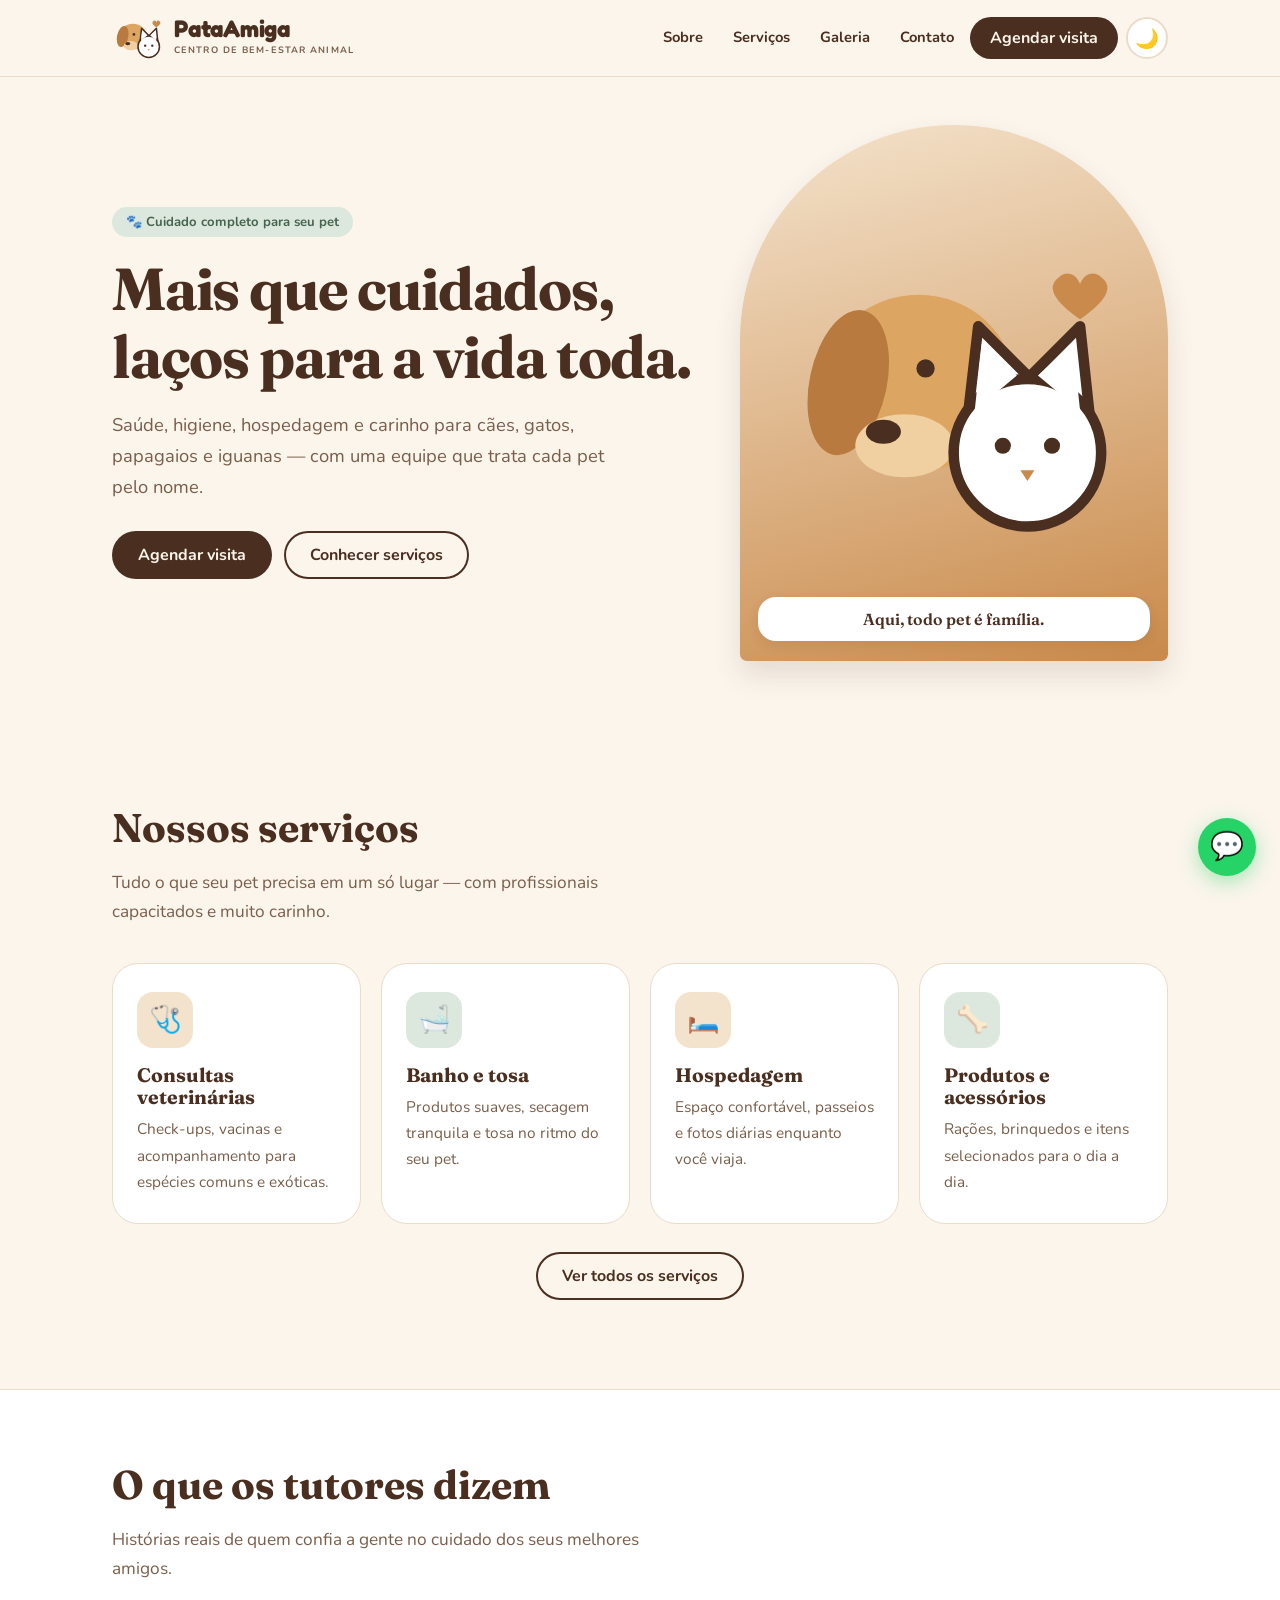
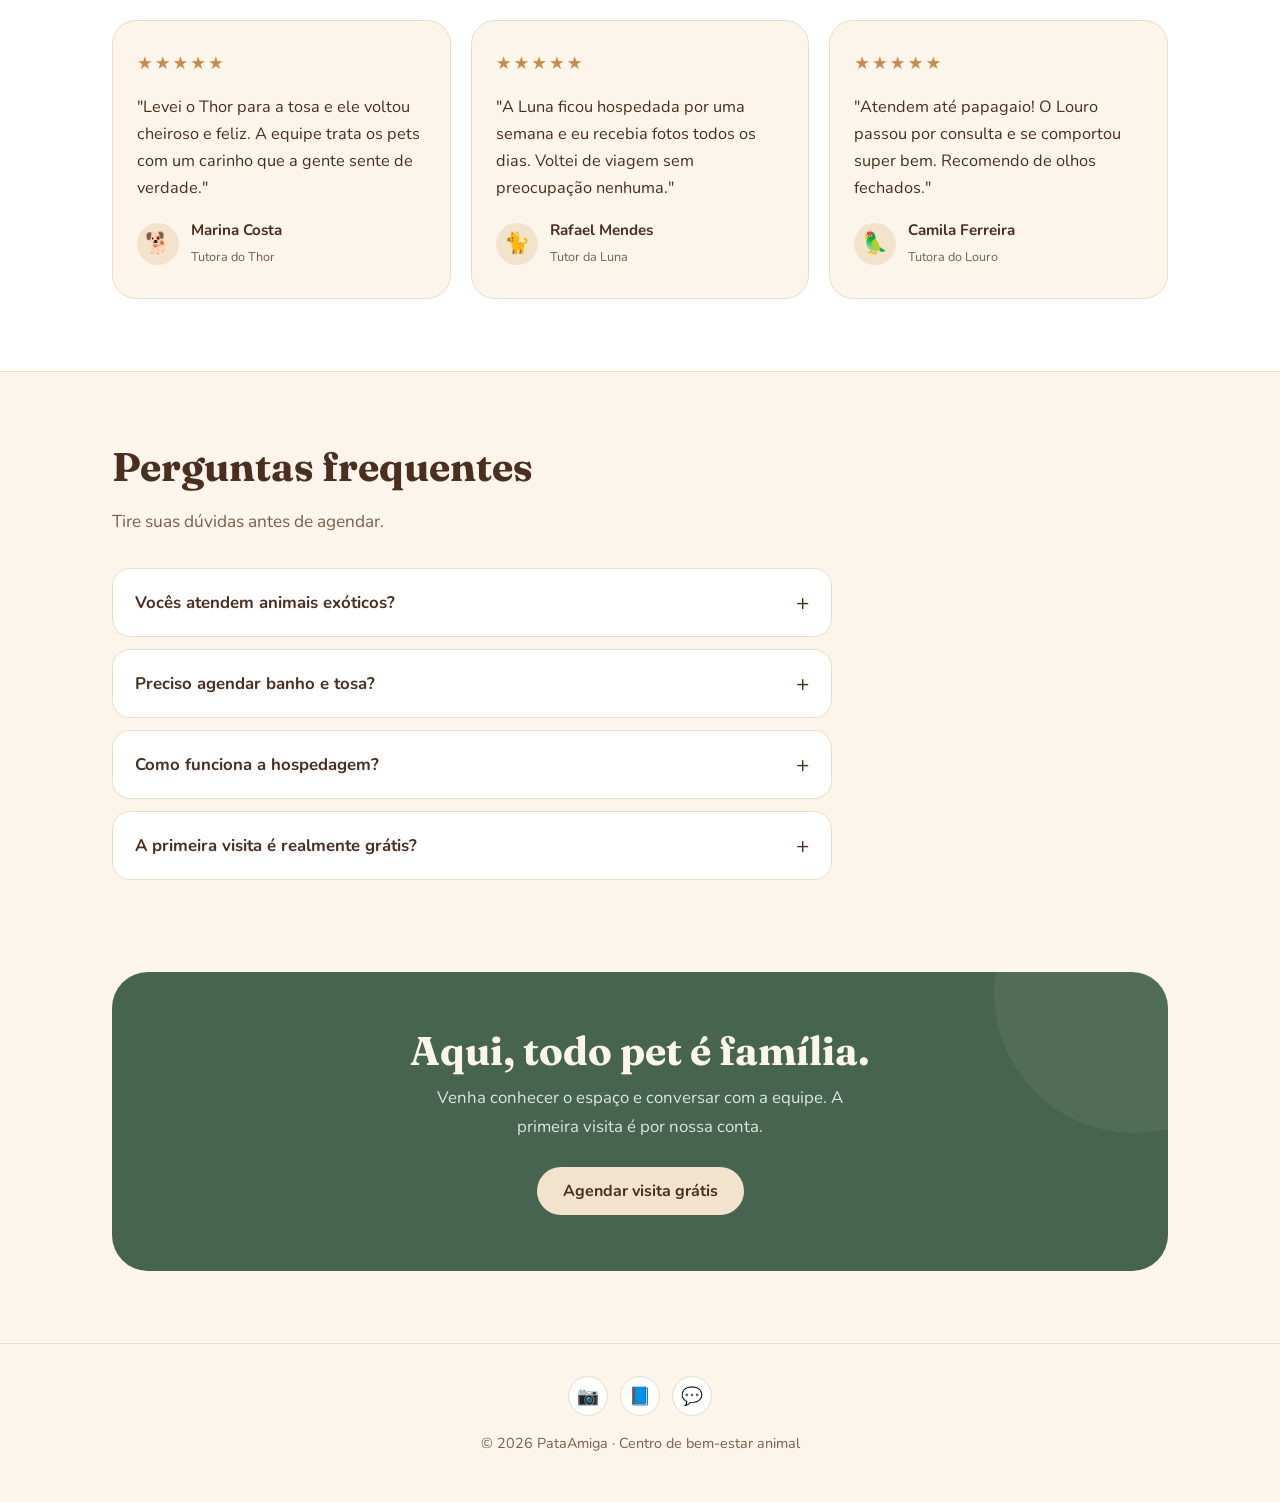
<file: index.html>
<!DOCTYPE html>
<html lang="pt-BR">
<head>
  <meta charset="utf-8">
  <meta name="viewport" content="width=device-width, initial-scale=1, viewport-fit=cover">
  <meta name="description" content="PataAmiga — Centro de bem-estar animal. Consultas, banho e tosa, hospedagem e carinho para cães, gatos, papagaios e iguanas.">
  <meta name="theme-color" content="#C98A4B">
  <meta property="og:title" content="PataAmiga — Centro de bem-estar animal">
  <meta property="og:description" content="Saúde, higiene, hospedagem e carinho para pets. Aqui, todo pet é família.">
  <meta property="og:type" content="website">
  <meta property="og:locale" content="pt_BR">
  <title>PataAmiga — Centro de bem-estar animal</title>
  <link rel="preconnect" href="https://fonts.googleapis.com">
  <link rel="preconnect" href="https://fonts.gstatic.com" crossorigin>
  <link rel="preconnect" href="https://images.unsplash.com" crossorigin>
  <link href="https://fonts.googleapis.com/css2?family=Fraunces:opsz,wght@9..144,600;9..144,700&family=Fredoka:wght@600;700&family=Nunito:wght@400;600;700;800&display=swap" rel="stylesheet">
  <link rel="stylesheet" href="css/style.css">
</head>
<body>

  <!-- Logo symbol (hidden) -->
  <svg width="0" height="0" style="position:absolute" aria-hidden="true">
    <symbol id="mark" viewBox="0 0 100 90">
      <ellipse cx="40" cy="42" rx="27" ry="25" fill="#DDA562"/>
      <ellipse cx="20" cy="42" rx="11" ry="21" fill="#B87A3E" transform="rotate(12 20 42)"/>
      <ellipse cx="36" cy="60" rx="14" ry="9" fill="#F0CFA0"/>
      <ellipse cx="30" cy="56" rx="5" ry="3.4" fill="#4A2E1F"/>
      <circle cx="42" cy="38" r="2.6" fill="#4A2E1F"/>
      <g stroke="#4A2E1F" stroke-width="3" stroke-linejoin="round" fill="#fff">
        <path d="M54 52L57 26l14 14zM72 40l14-14 3 28z"/>
        <circle cx="71" cy="62" r="21"/>
      </g>
      <path d="M56 50L58 31l10 9zM74 40l10-9 2 19z" fill="#fff"/>
      <circle cx="64" cy="60" r="2.3" fill="#4A2E1F"/>
      <circle cx="78" cy="60" r="2.3" fill="#4A2E1F"/>
      <path d="M69 67h4l-2 3z" fill="#C98A4B"/>
      <path d="M86 24c-7-5-10-9-6-12 2-2 5-1 6 2 1-3 4-4 6-2 4 3 1 7-6 12z" fill="#C98A4B"/>
    </symbol>
  </svg>

  <header>
    <div class="wrap nav">
      <a class="brand" href="index.html" aria-label="PataAmiga — início">
        <svg aria-hidden="true"><use href="#mark"/></svg>
        <span><b>PataAmiga</b><small>CENTRO DE BEM-ESTAR ANIMAL</small></span>
      </a>
      <div class="nav-right">
        <nav aria-label="Principal">
          <ul>
            <li><a href="sobre.html">Sobre</a></li>
            <li><a href="servicos.html">Serviços</a></li>
            <li><a href="galeria.html">Galeria</a></li>
            <li><a href="contato.html">Contato</a></li>
            <li><a class="btn" href="contato.html" style="padding:10px 20px">Agendar visita</a></li>
          </ul>
        </nav>
        <button class="theme-btn" id="themeBtn" aria-label="Alternar tema claro/escuro" title="Alternar tema">🌙</button>
        <button class="menu-btn" id="menuBtn" aria-label="Abrir menu" aria-expanded="false">☰</button>
      </div>
    </div>
  </header>

  <div class="mobile-nav" id="mobileNav" role="dialog" aria-label="Menu de navegação">
    <a href="sobre.html">Sobre</a>
    <a href="servicos.html">Serviços</a>
    <a href="galeria.html">Galeria</a>
    <a href="contato.html">Contato</a>
    <a class="btn" href="contato.html">Agendar visita</a>
  </div>

  <main>
    <!-- Hero -->
    <div class="hero">
      <div class="wrap">
        <div>
          <span class="badge">🐾 Cuidado completo para seu pet</span>
          <h1>Mais que cuidados, laços para a vida toda.</h1>
          <p>Saúde, higiene, hospedagem e carinho para cães, gatos, papagaios e iguanas — com uma equipe que trata cada pet pelo nome.</p>
          <div class="row">
            <a class="btn" href="contato.html">Agendar visita</a>
            <a class="btn alt" href="servicos.html">Conhecer serviços</a>
          </div>
        </div>
        <div class="arch" role="img" aria-label="Cachorro e gato abraçados com um coração">
          <svg viewBox="0 0 100 90"><use href="#mark"/></svg>
          <div class="tag">Aqui, todo pet é família.</div>
        </div>
      </div>
    </div>

    <!-- Serviços (preview) -->
    <section>
      <div class="wrap">
        <h2>Nossos serviços</h2>
        <p class="lead">Tudo o que seu pet precisa em um só lugar — com profissionais capacitados e muito carinho.</p>
        <div class="grid">
          <article class="card">
            <div class="ic">🩺</div>
            <h3>Consultas veterinárias</h3>
            <p>Check-ups, vacinas e acompanhamento para espécies comuns e exóticas.</p>
          </article>
          <article class="card">
            <div class="ic">🛁</div>
            <h3>Banho e tosa</h3>
            <p>Produtos suaves, secagem tranquila e tosa no ritmo do seu pet.</p>
          </article>
          <article class="card">
            <div class="ic">🛏️</div>
            <h3>Hospedagem</h3>
            <p>Espaço confortável, passeios e fotos diárias enquanto você viaja.</p>
          </article>
          <article class="card">
            <div class="ic">🦴</div>
            <h3>Produtos e acessórios</h3>
            <p>Rações, brinquedos e itens selecionados para o dia a dia.</p>
          </article>
        </div>
        <p style="margin-top:28px;text-align:center">
          <a class="btn alt" href="servicos.html">Ver todos os serviços</a>
        </p>
      </div>
    </section>

    <!-- Depoimentos -->
    <section class="testimonials">
      <div class="wrap">
        <h2>O que os tutores dizem</h2>
        <p class="lead">Histórias reais de quem confia a gente no cuidado dos seus melhores amigos.</p>
        <div class="t-grid">
          <div class="t-card">
            <div class="stars">★★★★★</div>
            <blockquote>"Levei o Thor para a tosa e ele voltou cheiroso e feliz. A equipe trata os pets com um carinho que a gente sente de verdade."</blockquote>
            <div class="author">
              <div class="avatar">🐕</div>
              <div>
                <div>Marina Costa</div>
                <small style="color:var(--muted);font-weight:400">Tutora do Thor</small>
              </div>
            </div>
          </div>
          <div class="t-card">
            <div class="stars">★★★★★</div>
            <blockquote>"A Luna ficou hospedada por uma semana e eu recebia fotos todos os dias. Voltei de viagem sem preocupação nenhuma."</blockquote>
            <div class="author">
              <div class="avatar">🐈</div>
              <div>
                <div>Rafael Mendes</div>
                <small style="color:var(--muted);font-weight:400">Tutor da Luna</small>
              </div>
            </div>
          </div>
          <div class="t-card">
            <div class="stars">★★★★★</div>
            <blockquote>"Atendem até papagaio! O Louro passou por consulta e se comportou super bem. Recomendo de olhos fechados."</blockquote>
            <div class="author">
              <div class="avatar">🦜</div>
              <div>
                <div>Camila Ferreira</div>
                <small style="color:var(--muted);font-weight:400">Tutora do Louro</small>
              </div>
            </div>
          </div>
        </div>
      </div>
    </section>

    <!-- FAQ -->
    <section>
      <div class="wrap">
        <h2>Perguntas frequentes</h2>
        <p class="lead">Tire suas dúvidas antes de agendar.</p>
        <div class="faq-list">
          <div class="faq-item">
            <button type="button" aria-expanded="false">Vocês atendem animais exóticos?</button>
            <div class="answer">Sim! Além de cães e gatos, atendemos papagaios, iguanas e outras espécies com profissionais preparados para cada necessidade.</div>
          </div>
          <div class="faq-item">
            <button type="button" aria-expanded="false">Preciso agendar banho e tosa?</button>
            <div class="answer">Recomendamos agendar com antecedência, especialmente nos fins de semana. Mas se houver vaga, atendemos sem hora marcada.</div>
          </div>
          <div class="faq-item">
            <button type="button" aria-expanded="false">Como funciona a hospedagem?</button>
            <div class="answer">Seu pet fica em ambiente confortável, com passeios diários, alimentação adequada e fotos enviadas todos os dias para você acompanhar.</div>
          </div>
          <div class="faq-item">
            <button type="button" aria-expanded="false">A primeira visita é realmente grátis?</button>
            <div class="answer">Sim! Na primeira visita você conhece o espaço, conversa com a equipe e tira todas as dúvidas sem nenhum custo.</div>
          </div>
        </div>
      </div>
    </section>

    <!-- CTA -->
    <div class="cta">
      <div class="wrap">
        <div class="box">
          <h2>Aqui, todo pet é família.</h2>
          <p>Venha conhecer o espaço e conversar com a equipe. A primeira visita é por nossa conta.</p>
          <a class="btn" href="contato.html">Agendar visita grátis</a>
        </div>
      </div>
    </div>
  </main>

  <footer>
    <div class="social">
      <a href="#" aria-label="Instagram" title="Instagram">📷</a>
      <a href="#" aria-label="Facebook" title="Facebook">📘</a>
      <a href="https://wa.me/5516900000000" target="_blank" rel="noopener" aria-label="WhatsApp" title="WhatsApp">💬</a>
    </div>
    <p>© 2026 PataAmiga · Centro de bem-estar animal</p>
  </footer>

  <a class="wa-float" href="https://wa.me/5516900000000?text=Olá! Gostaria de agendar uma visita na PataAmiga." target="_blank" rel="noopener" aria-label="Conversar no WhatsApp">
    💬
    <span>Fale conosco</span>
  </a>

  <script src="js/main.js"></script>
</body>
</html>
</file>
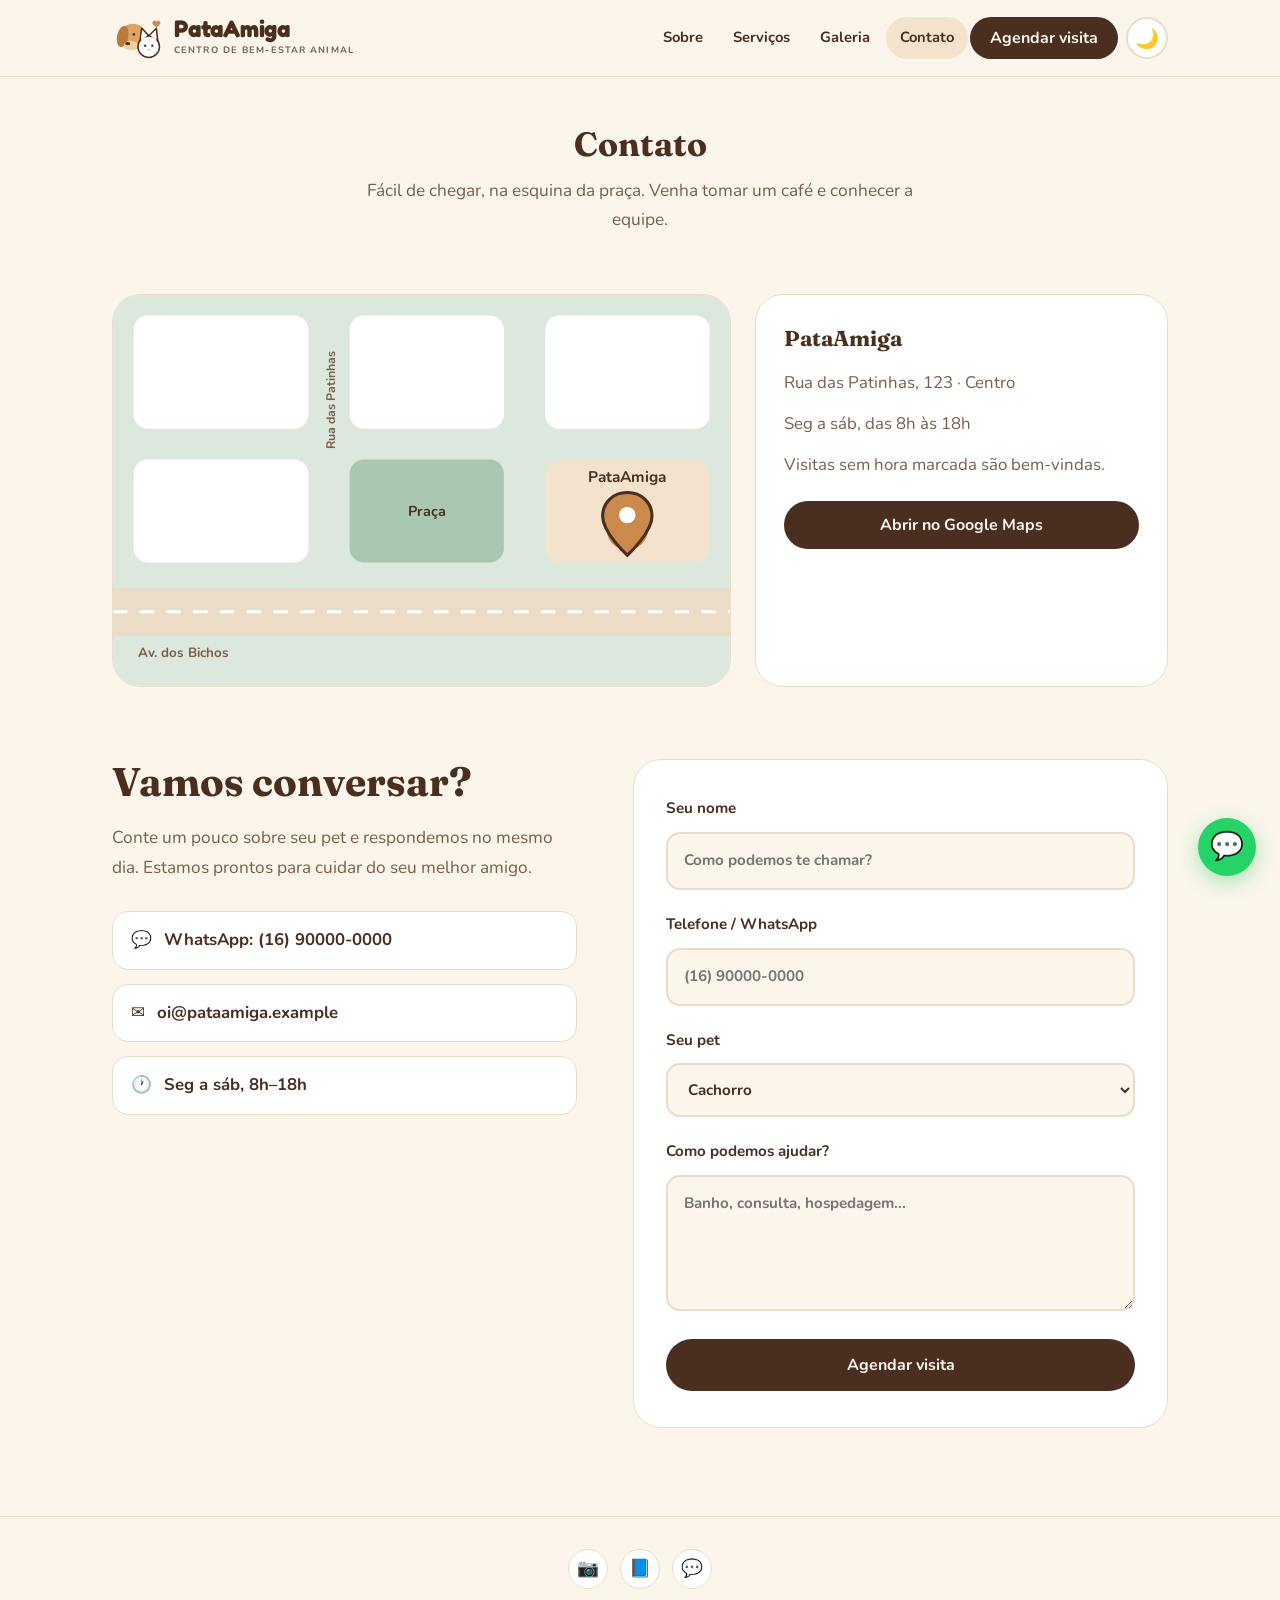
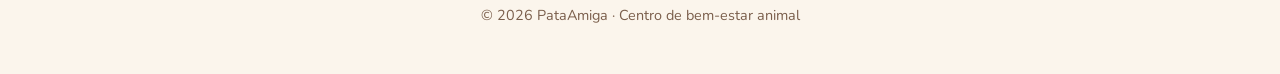
<file: contato.html>
<!DOCTYPE html>
<html lang="pt-BR">
<head>
  <meta charset="utf-8">
  <meta name="viewport" content="width=device-width, initial-scale=1, viewport-fit=cover">
  <meta name="description" content="Entre em contato com a PataAmiga. Agende uma visita, tire dúvidas ou fale pelo WhatsApp.">
  <meta name="theme-color" content="#C98A4B">
  <title>Contato — PataAmiga</title>
  <link rel="preconnect" href="https://fonts.googleapis.com">
  <link rel="preconnect" href="https://fonts.gstatic.com" crossorigin>
  <link href="https://fonts.googleapis.com/css2?family=Fraunces:opsz,wght@9..144,600;9..144,700&family=Fredoka:wght@600;700&family=Nunito:wght@400;600;700;800&display=swap" rel="stylesheet">
  <link rel="stylesheet" href="css/style.css">
</head>
<body>

  <svg width="0" height="0" style="position:absolute" aria-hidden="true">
    <symbol id="mark" viewBox="0 0 100 90">
      <ellipse cx="40" cy="42" rx="27" ry="25" fill="#DDA562"/>
      <ellipse cx="20" cy="42" rx="11" ry="21" fill="#B87A3E" transform="rotate(12 20 42)"/>
      <ellipse cx="36" cy="60" rx="14" ry="9" fill="#F0CFA0"/>
      <ellipse cx="30" cy="56" rx="5" ry="3.4" fill="#4A2E1F"/>
      <circle cx="42" cy="38" r="2.6" fill="#4A2E1F"/>
      <g stroke="#4A2E1F" stroke-width="3" stroke-linejoin="round" fill="#fff">
        <path d="M54 52L57 26l14 14zM72 40l14-14 3 28z"/>
        <circle cx="71" cy="62" r="21"/>
      </g>
      <path d="M56 50L58 31l10 9zM74 40l10-9 2 19z" fill="#fff"/>
      <circle cx="64" cy="60" r="2.3" fill="#4A2E1F"/>
      <circle cx="78" cy="60" r="2.3" fill="#4A2E1F"/>
      <path d="M69 67h4l-2 3z" fill="#C98A4B"/>
      <path d="M86 24c-7-5-10-9-6-12 2-2 5-1 6 2 1-3 4-4 6-2 4 3 1 7-6 12z" fill="#C98A4B"/>
    </symbol>
  </svg>

  <header>
    <div class="wrap nav">
      <a class="brand" href="index.html" aria-label="PataAmiga — início">
        <svg aria-hidden="true"><use href="#mark"/></svg>
        <span><b>PataAmiga</b><small>CENTRO DE BEM-ESTAR ANIMAL</small></span>
      </a>
      <div class="nav-right">
        <nav aria-label="Principal">
          <ul>
            <li><a href="sobre.html">Sobre</a></li>
            <li><a href="servicos.html">Serviços</a></li>
            <li><a href="galeria.html">Galeria</a></li>
            <li><a href="contato.html">Contato</a></li>
            <li><a class="btn" href="contato.html" style="padding:10px 20px">Agendar visita</a></li>
          </ul>
        </nav>
        <button class="theme-btn" id="themeBtn" aria-label="Alternar tema claro/escuro" title="Alternar tema">🌙</button>
        <button class="menu-btn" id="menuBtn" aria-label="Abrir menu" aria-expanded="false">☰</button>
      </div>
    </div>
  </header>

  <div class="mobile-nav" id="mobileNav" role="dialog" aria-label="Menu de navegação">
    <a href="sobre.html">Sobre</a>
    <a href="servicos.html">Serviços</a>
    <a href="galeria.html">Galeria</a>
    <a href="contato.html">Contato</a>
    <a class="btn" href="contato.html">Agendar visita</a>
  </div>

  <main>
    <div class="page-header">
      <div class="wrap">
        <h1>Contato</h1>
        <p class="lead">Fácil de chegar, na esquina da praça. Venha tomar um café e conhecer a equipe.</p>
      </div>
    </div>

    <!-- Localização -->
    <section class="location-section" style="padding-top:0">
      <div class="wrap">
        <div class="mapbox">
          <svg viewBox="0 0 600 380" role="img" aria-label="Mapa estilizado: a PataAmiga fica na Rua das Patinhas, ao lado da praça, perto da Avenida dos Bichos">
            <rect width="600" height="380" fill="var(--sage-l)"/>
            <g fill="var(--surface)">
              <rect x="20" y="20" width="170" height="110" rx="14"/>
              <rect x="230" y="20" width="150" height="110" rx="14"/>
              <rect x="420" y="20" width="160" height="110" rx="14"/>
              <rect x="20" y="160" width="170" height="100" rx="14"/>
            </g>
            <rect x="420" y="160" width="160" height="100" rx="14" fill="var(--caramel-l)"/>
            <rect x="230" y="160" width="150" height="100" rx="14" fill="#8FB59A" opacity=".65"/>
            <text x="305" y="215" text-anchor="middle" font-size="14" font-weight="700" fill="var(--ink)">Praça</text>
            <rect y="285" width="600" height="46" fill="var(--line)"/>
            <path d="M0 308H600" stroke="var(--surface)" stroke-width="3" stroke-dasharray="14 12"/>
            <text x="24" y="352" font-size="13" font-weight="700" fill="var(--muted)">Av. dos Bichos</text>
            <text transform="translate(216 150) rotate(-90)" font-size="12" font-weight="700" fill="var(--muted)">Rua das Patinhas</text>
            <circle class="pulse" cx="500" cy="228" r="20" fill="#C98A4B"/>
            <path d="M500 192c-14 0-24 10-24 23 0 16 24 38 24 38s24-22 24-38c0-13-10-23-24-23z" fill="#C98A4B" stroke="#4A2E1F" stroke-width="3"/>
            <circle cx="500" cy="214" r="8" fill="#fff"/>
            <text x="500" y="182" text-anchor="middle" font-size="15" font-weight="700" fill="#4A2E1F">PataAmiga</text>
          </svg>
          <div class="addr">
            <h3>PataAmiga</h3>
            <p>Rua das Patinhas, 123 · Centro</p>
            <p>Seg a sáb, das 8h às 18h</p>
            <p>Visitas sem hora marcada são bem-vindas.</p>
            <a class="btn" target="_blank" rel="noopener" href="https://www.google.com/maps/search/?api=1&query=Rua+das+Patinhas+123">Abrir no Google Maps</a>
          </div>
        </div>
      </div>
    </section>

    <!-- Formulário -->
    <section class="contact">
      <div class="wrap">
        <div class="info">
          <h2>Vamos conversar?</h2>
          <p class="lead">Conte um pouco sobre seu pet e respondemos no mesmo dia. Estamos prontos para cuidar do seu melhor amigo.</p>
          <div class="contact-links">
            <a href="https://wa.me/5516900000000" target="_blank" rel="noopener">
              <span>💬</span> WhatsApp: (16) 90000-0000
            </a>
            <a href="mailto:oi@pataamiga.example">
              <span>✉️</span> oi@pataamiga.example
            </a>
            <a href="contato.html">
              <span>🕐</span> Seg a sáb, 8h–18h
            </a>
          </div>
        </div>
        <form id="contactForm" novalidate>
          <label>
            Seu nome
            <input required autocomplete="name" name="nome" placeholder="Como podemos te chamar?">
          </label>
          <label>
            Telefone / WhatsApp
            <input type="tel" autocomplete="tel" name="telefone" placeholder="(16) 90000-0000">
          </label>
          <label>
            Seu pet
            <select name="pet">
              <option value="cachorro">Cachorro</option>
              <option value="gato">Gato</option>
              <option value="papagaio">Papagaio</option>
              <option value="iguana">Iguana</option>
              <option value="outro">Outro</option>
            </select>
          </label>
          <label>
            Como podemos ajudar?
            <textarea rows="4" name="mensagem" placeholder="Banho, consulta, hospedagem..."></textarea>
          </label>
          <button class="btn" type="submit">Agendar visita</button>
          <div id="ok" role="status">✓ Pedido enviado! Falamos com você em breve.</div>
        </form>
      </div>
    </section>
  </main>

  <footer>
    <div class="social">
      <a href="#" aria-label="Instagram" title="Instagram">📷</a>
      <a href="#" aria-label="Facebook" title="Facebook">📘</a>
      <a href="https://wa.me/5516900000000" target="_blank" rel="noopener" aria-label="WhatsApp" title="WhatsApp">💬</a>
    </div>
    <p>© 2026 PataAmiga · Centro de bem-estar animal</p>
  </footer>

  <a class="wa-float" href="https://wa.me/5516900000000?text=Olá! Gostaria de agendar uma visita na PataAmiga." target="_blank" rel="noopener" aria-label="Conversar no WhatsApp">
    💬
    <span>Fale conosco</span>
  </a>

  <script src="js/main.js"></script>
</body>
</html>
</file>
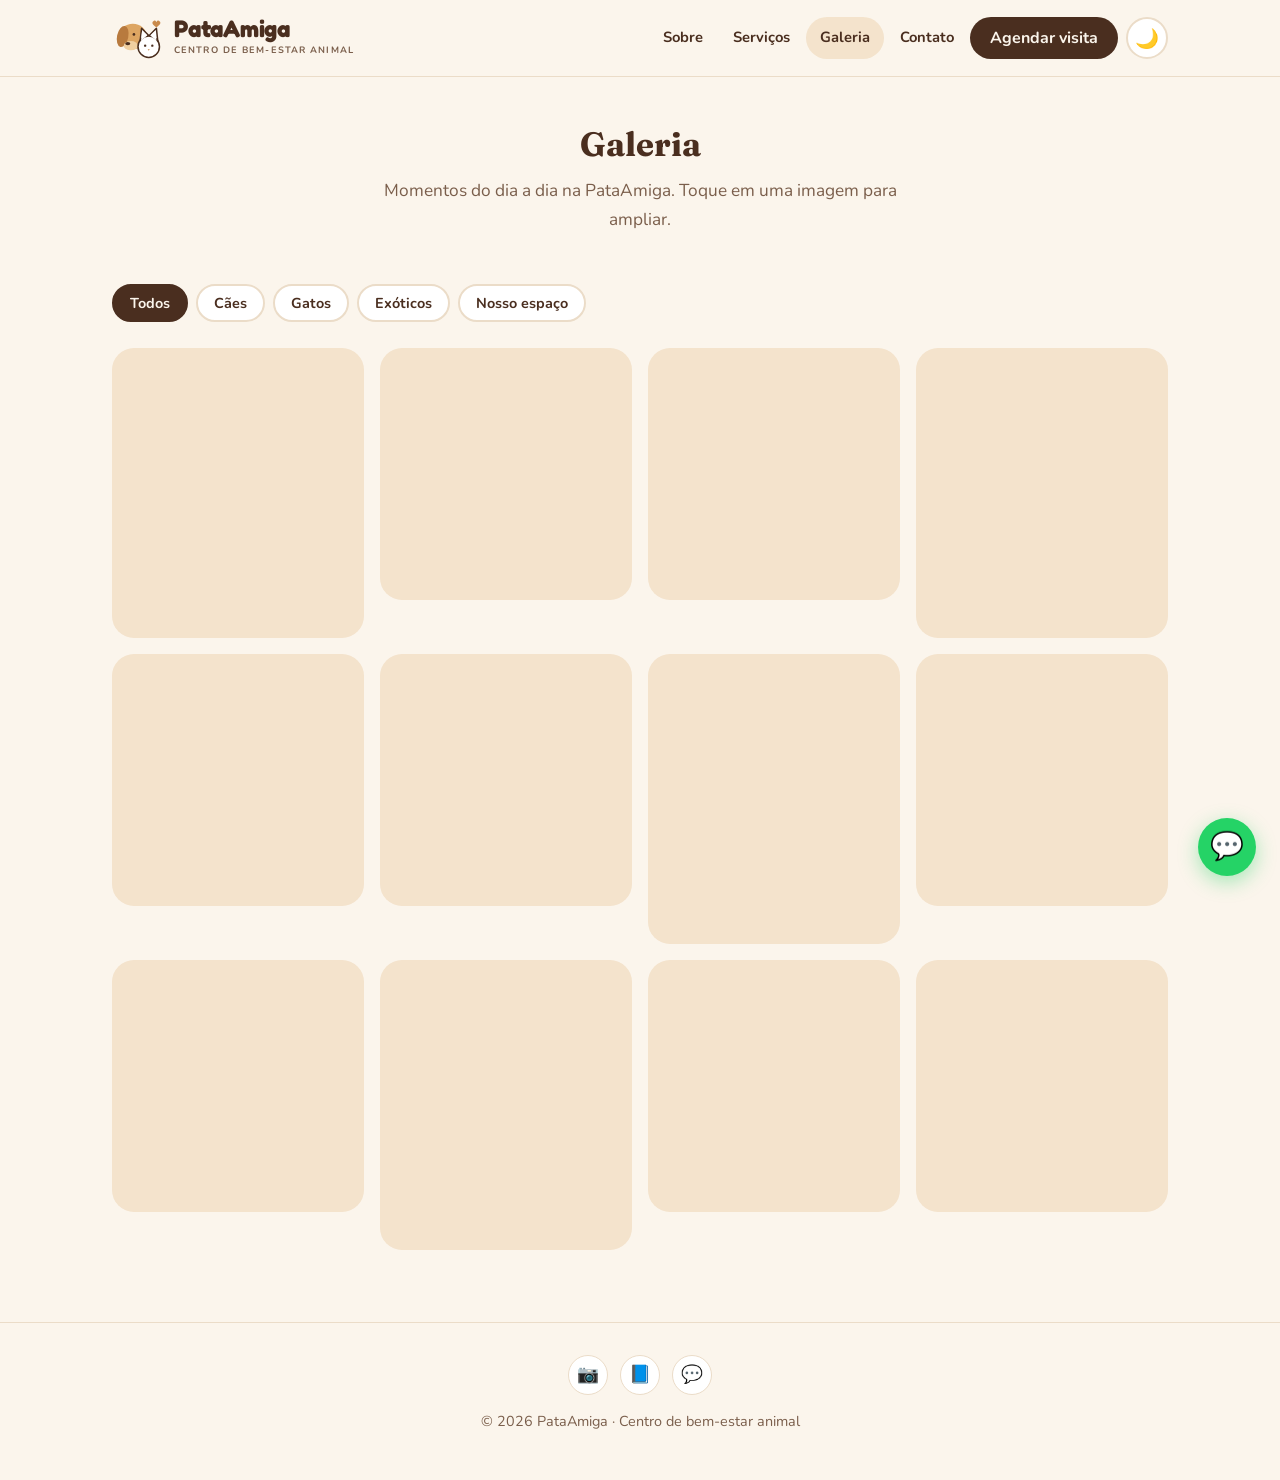
<file: galeria.html>
<!DOCTYPE html>
<html lang="pt-BR">
<head>
  <meta charset="utf-8">
  <meta name="viewport" content="width=device-width, initial-scale=1, viewport-fit=cover">
  <meta name="description" content="Galeria da PataAmiga — momentos do dia a dia com cães, gatos, animais exóticos e nosso espaço.">
  <meta name="theme-color" content="#C98A4B">
  <title>Galeria — PataAmiga</title>
  <link rel="preconnect" href="https://fonts.googleapis.com">
  <link rel="preconnect" href="https://fonts.gstatic.com" crossorigin>
  <link rel="preconnect" href="https://images.unsplash.com" crossorigin>
  <link href="https://fonts.googleapis.com/css2?family=Fraunces:opsz,wght@9..144,600;9..144,700&family=Fredoka:wght@600;700&family=Nunito:wght@400;600;700;800&display=swap" rel="stylesheet">
  <link rel="stylesheet" href="css/style.css">
</head>
<body>

  <svg width="0" height="0" style="position:absolute" aria-hidden="true">
    <symbol id="mark" viewBox="0 0 100 90">
      <ellipse cx="40" cy="42" rx="27" ry="25" fill="#DDA562"/>
      <ellipse cx="20" cy="42" rx="11" ry="21" fill="#B87A3E" transform="rotate(12 20 42)"/>
      <ellipse cx="36" cy="60" rx="14" ry="9" fill="#F0CFA0"/>
      <ellipse cx="30" cy="56" rx="5" ry="3.4" fill="#4A2E1F"/>
      <circle cx="42" cy="38" r="2.6" fill="#4A2E1F"/>
      <g stroke="#4A2E1F" stroke-width="3" stroke-linejoin="round" fill="#fff">
        <path d="M54 52L57 26l14 14zM72 40l14-14 3 28z"/>
        <circle cx="71" cy="62" r="21"/>
      </g>
      <path d="M56 50L58 31l10 9zM74 40l10-9 2 19z" fill="#fff"/>
      <circle cx="64" cy="60" r="2.3" fill="#4A2E1F"/>
      <circle cx="78" cy="60" r="2.3" fill="#4A2E1F"/>
      <path d="M69 67h4l-2 3z" fill="#C98A4B"/>
      <path d="M86 24c-7-5-10-9-6-12 2-2 5-1 6 2 1-3 4-4 6-2 4 3 1 7-6 12z" fill="#C98A4B"/>
    </symbol>
  </svg>

  <header>
    <div class="wrap nav">
      <a class="brand" href="index.html" aria-label="PataAmiga — início">
        <svg aria-hidden="true"><use href="#mark"/></svg>
        <span><b>PataAmiga</b><small>CENTRO DE BEM-ESTAR ANIMAL</small></span>
      </a>
      <div class="nav-right">
        <nav aria-label="Principal">
          <ul>
            <li><a href="sobre.html">Sobre</a></li>
            <li><a href="servicos.html">Serviços</a></li>
            <li><a href="galeria.html">Galeria</a></li>
            <li><a href="contato.html">Contato</a></li>
            <li><a class="btn" href="contato.html" style="padding:10px 20px">Agendar visita</a></li>
          </ul>
        </nav>
        <button class="theme-btn" id="themeBtn" aria-label="Alternar tema claro/escuro" title="Alternar tema">🌙</button>
        <button class="menu-btn" id="menuBtn" aria-label="Abrir menu" aria-expanded="false">☰</button>
      </div>
    </div>
  </header>

  <div class="mobile-nav" id="mobileNav" role="dialog" aria-label="Menu de navegação">
    <a href="sobre.html">Sobre</a>
    <a href="servicos.html">Serviços</a>
    <a href="galeria.html">Galeria</a>
    <a href="contato.html">Contato</a>
    <a class="btn" href="contato.html">Agendar visita</a>
  </div>

  <main>
    <div class="page-header">
      <div class="wrap">
        <h1>Galeria</h1>
        <p class="lead">Momentos do dia a dia na PataAmiga. Toque em uma imagem para ampliar.</p>
      </div>
    </div>

    <section style="padding-top:0">
      <div class="wrap">
        <div class="chips" role="group" aria-label="Filtrar galeria">
          <button class="chip" data-f="todos" aria-pressed="true">Todos</button>
          <button class="chip" data-f="caes" aria-pressed="false">Cães</button>
          <button class="chip" data-f="gatos" aria-pressed="false">Gatos</button>
          <button class="chip" data-f="exoticos" aria-pressed="false">Exóticos</button>
          <button class="chip" data-f="espaco" aria-pressed="false">Nosso espaço</button>
        </div>
        <div class="gal" id="gal"></div>

        <dialog id="lb" aria-label="Imagem ampliada">
          <div class="big" id="lbBig"></div>
          <p>
            <span id="lbCap"></span>
            <button class="btn alt" onclick="document.getElementById('lb').close()" style="padding:8px 18px">Fechar</button>
          </p>
        </dialog>
      </div>
    </section>
  </main>

  <footer>
    <div class="social">
      <a href="#" aria-label="Instagram" title="Instagram">📷</a>
      <a href="#" aria-label="Facebook" title="Facebook">📘</a>
      <a href="https://wa.me/5516900000000" target="_blank" rel="noopener" aria-label="WhatsApp" title="WhatsApp">💬</a>
    </div>
    <p>© 2026 PataAmiga · Centro de bem-estar animal</p>
  </footer>

  <a class="wa-float" href="https://wa.me/5516900000000?text=Olá! Gostaria de agendar uma visita na PataAmiga." target="_blank" rel="noopener" aria-label="Conversar no WhatsApp">
    💬
    <span>Fale conosco</span>
  </a>

  <script src="js/main.js"></script>
  <script src="js/gallery.js"></script>
</body>
</html>
</file>
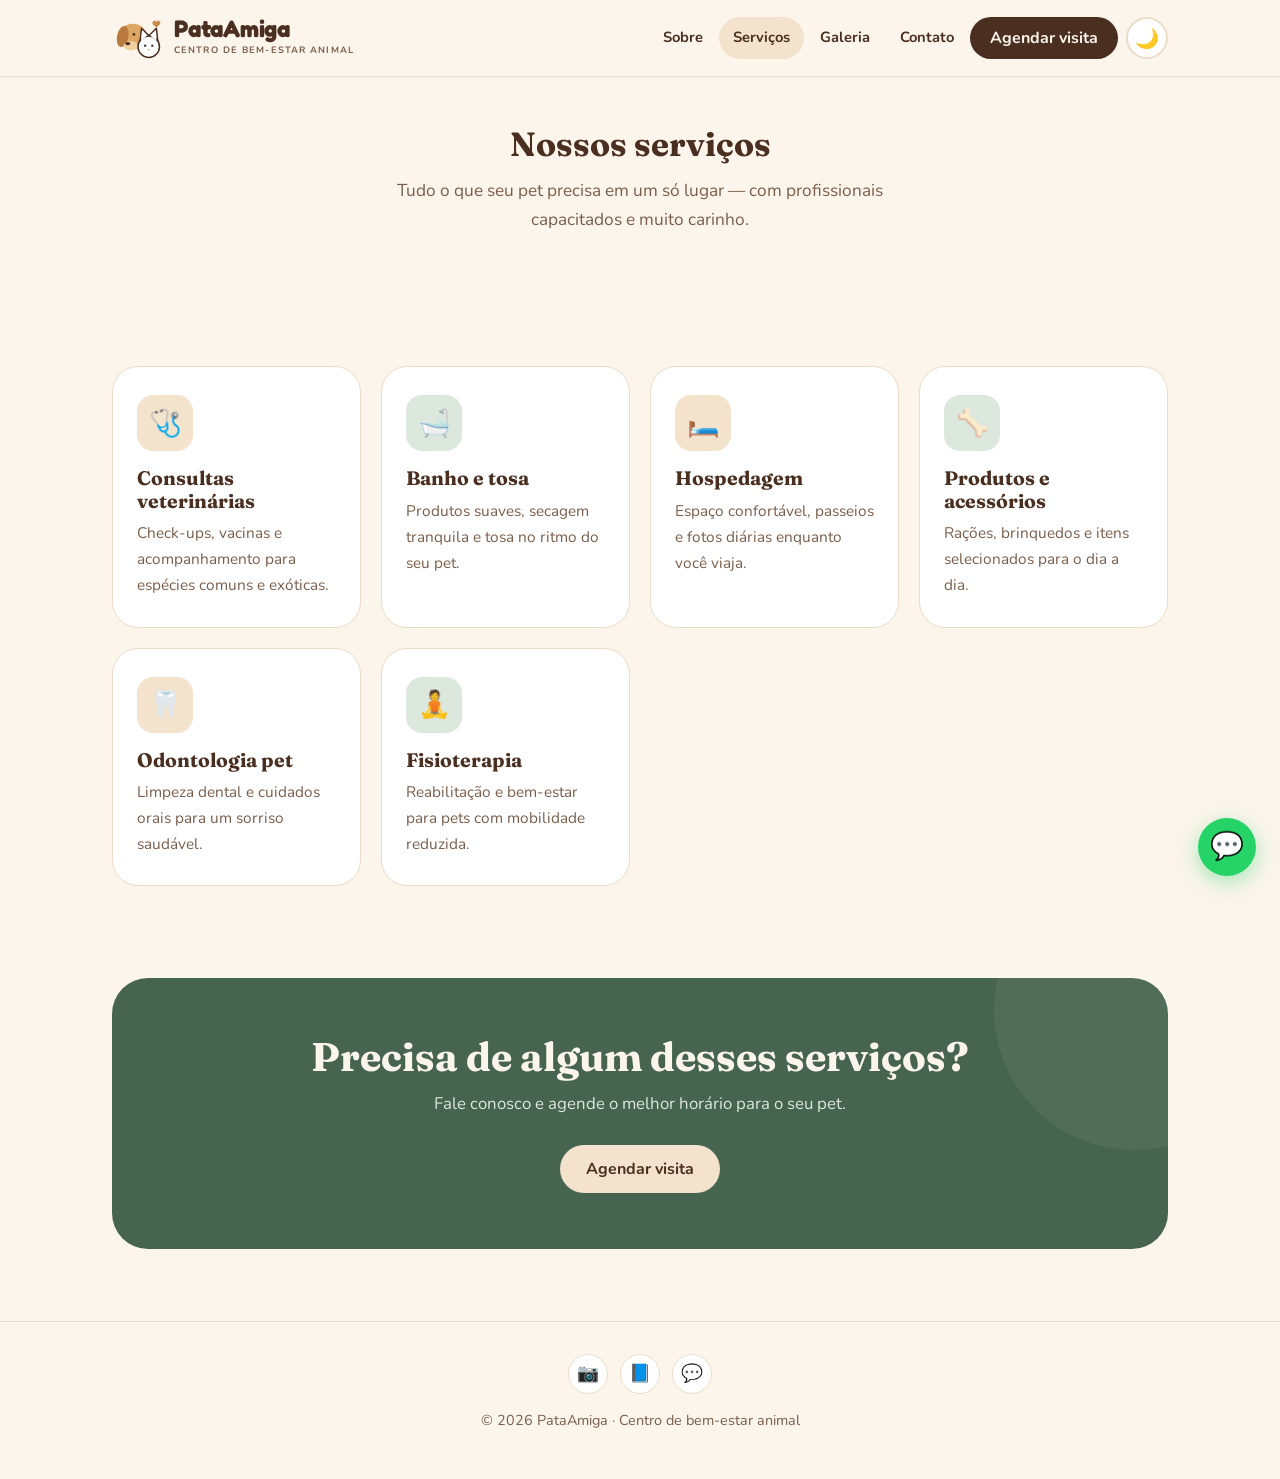
<file: servicos.html>
<!DOCTYPE html>
<html lang="pt-BR">
<head>
  <meta charset="utf-8">
  <meta name="viewport" content="width=device-width, initial-scale=1, viewport-fit=cover">
  <meta name="description" content="Serviços da PataAmiga: consultas veterinárias, banho e tosa, hospedagem, odontologia, fisioterapia e mais.">
  <meta name="theme-color" content="#C98A4B">
  <title>Serviços — PataAmiga</title>
  <link rel="preconnect" href="https://fonts.googleapis.com">
  <link rel="preconnect" href="https://fonts.gstatic.com" crossorigin>
  <link href="https://fonts.googleapis.com/css2?family=Fraunces:opsz,wght@9..144,600;9..144,700&family=Fredoka:wght@600;700&family=Nunito:wght@400;600;700;800&display=swap" rel="stylesheet">
  <link rel="stylesheet" href="css/style.css">
</head>
<body>

  <svg width="0" height="0" style="position:absolute" aria-hidden="true">
    <symbol id="mark" viewBox="0 0 100 90">
      <ellipse cx="40" cy="42" rx="27" ry="25" fill="#DDA562"/>
      <ellipse cx="20" cy="42" rx="11" ry="21" fill="#B87A3E" transform="rotate(12 20 42)"/>
      <ellipse cx="36" cy="60" rx="14" ry="9" fill="#F0CFA0"/>
      <ellipse cx="30" cy="56" rx="5" ry="3.4" fill="#4A2E1F"/>
      <circle cx="42" cy="38" r="2.6" fill="#4A2E1F"/>
      <g stroke="#4A2E1F" stroke-width="3" stroke-linejoin="round" fill="#fff">
        <path d="M54 52L57 26l14 14zM72 40l14-14 3 28z"/>
        <circle cx="71" cy="62" r="21"/>
      </g>
      <path d="M56 50L58 31l10 9zM74 40l10-9 2 19z" fill="#fff"/>
      <circle cx="64" cy="60" r="2.3" fill="#4A2E1F"/>
      <circle cx="78" cy="60" r="2.3" fill="#4A2E1F"/>
      <path d="M69 67h4l-2 3z" fill="#C98A4B"/>
      <path d="M86 24c-7-5-10-9-6-12 2-2 5-1 6 2 1-3 4-4 6-2 4 3 1 7-6 12z" fill="#C98A4B"/>
    </symbol>
  </svg>

  <header>
    <div class="wrap nav">
      <a class="brand" href="index.html" aria-label="PataAmiga — início">
        <svg aria-hidden="true"><use href="#mark"/></svg>
        <span><b>PataAmiga</b><small>CENTRO DE BEM-ESTAR ANIMAL</small></span>
      </a>
      <div class="nav-right">
        <nav aria-label="Principal">
          <ul>
            <li><a href="sobre.html">Sobre</a></li>
            <li><a href="servicos.html">Serviços</a></li>
            <li><a href="galeria.html">Galeria</a></li>
            <li><a href="contato.html">Contato</a></li>
            <li><a class="btn" href="contato.html" style="padding:10px 20px">Agendar visita</a></li>
          </ul>
        </nav>
        <button class="theme-btn" id="themeBtn" aria-label="Alternar tema claro/escuro" title="Alternar tema">🌙</button>
        <button class="menu-btn" id="menuBtn" aria-label="Abrir menu" aria-expanded="false">☰</button>
      </div>
    </div>
  </header>

  <div class="mobile-nav" id="mobileNav" role="dialog" aria-label="Menu de navegação">
    <a href="sobre.html">Sobre</a>
    <a href="servicos.html">Serviços</a>
    <a href="galeria.html">Galeria</a>
    <a href="contato.html">Contato</a>
    <a class="btn" href="contato.html">Agendar visita</a>
  </div>

  <main>
    <div class="page-header">
      <div class="wrap">
        <h1>Nossos serviços</h1>
        <p class="lead">Tudo o que seu pet precisa em um só lugar — com profissionais capacitados e muito carinho.</p>
      </div>
    </div>

    <section>
      <div class="wrap">
        <div class="grid">
          <article class="card">
            <div class="ic">🩺</div>
            <h3>Consultas veterinárias</h3>
            <p>Check-ups, vacinas e acompanhamento para espécies comuns e exóticas.</p>
          </article>
          <article class="card">
            <div class="ic">🛁</div>
            <h3>Banho e tosa</h3>
            <p>Produtos suaves, secagem tranquila e tosa no ritmo do seu pet.</p>
          </article>
          <article class="card">
            <div class="ic">🛏️</div>
            <h3>Hospedagem</h3>
            <p>Espaço confortável, passeios e fotos diárias enquanto você viaja.</p>
          </article>
          <article class="card">
            <div class="ic">🦴</div>
            <h3>Produtos e acessórios</h3>
            <p>Rações, brinquedos e itens selecionados para o dia a dia.</p>
          </article>
          <article class="card">
            <div class="ic">🦷</div>
            <h3>Odontologia pet</h3>
            <p>Limpeza dental e cuidados orais para um sorriso saudável.</p>
          </article>
          <article class="card">
            <div class="ic">🧘</div>
            <h3>Fisioterapia</h3>
            <p>Reabilitação e bem-estar para pets com mobilidade reduzida.</p>
          </article>
        </div>
      </div>
    </section>

    <div class="cta">
      <div class="wrap">
        <div class="box">
          <h2>Precisa de algum desses serviços?</h2>
          <p>Fale conosco e agende o melhor horário para o seu pet.</p>
          <a class="btn" href="contato.html">Agendar visita</a>
        </div>
      </div>
    </div>
  </main>

  <footer>
    <div class="social">
      <a href="#" aria-label="Instagram" title="Instagram">📷</a>
      <a href="#" aria-label="Facebook" title="Facebook">📘</a>
      <a href="https://wa.me/5516900000000" target="_blank" rel="noopener" aria-label="WhatsApp" title="WhatsApp">💬</a>
    </div>
    <p>© 2026 PataAmiga · Centro de bem-estar animal</p>
  </footer>

  <a class="wa-float" href="https://wa.me/5516900000000?text=Olá! Gostaria de agendar uma visita na PataAmiga." target="_blank" rel="noopener" aria-label="Conversar no WhatsApp">
    💬
    <span>Fale conosco</span>
  </a>

  <script src="js/main.js"></script>
</body>
</html>
</file>
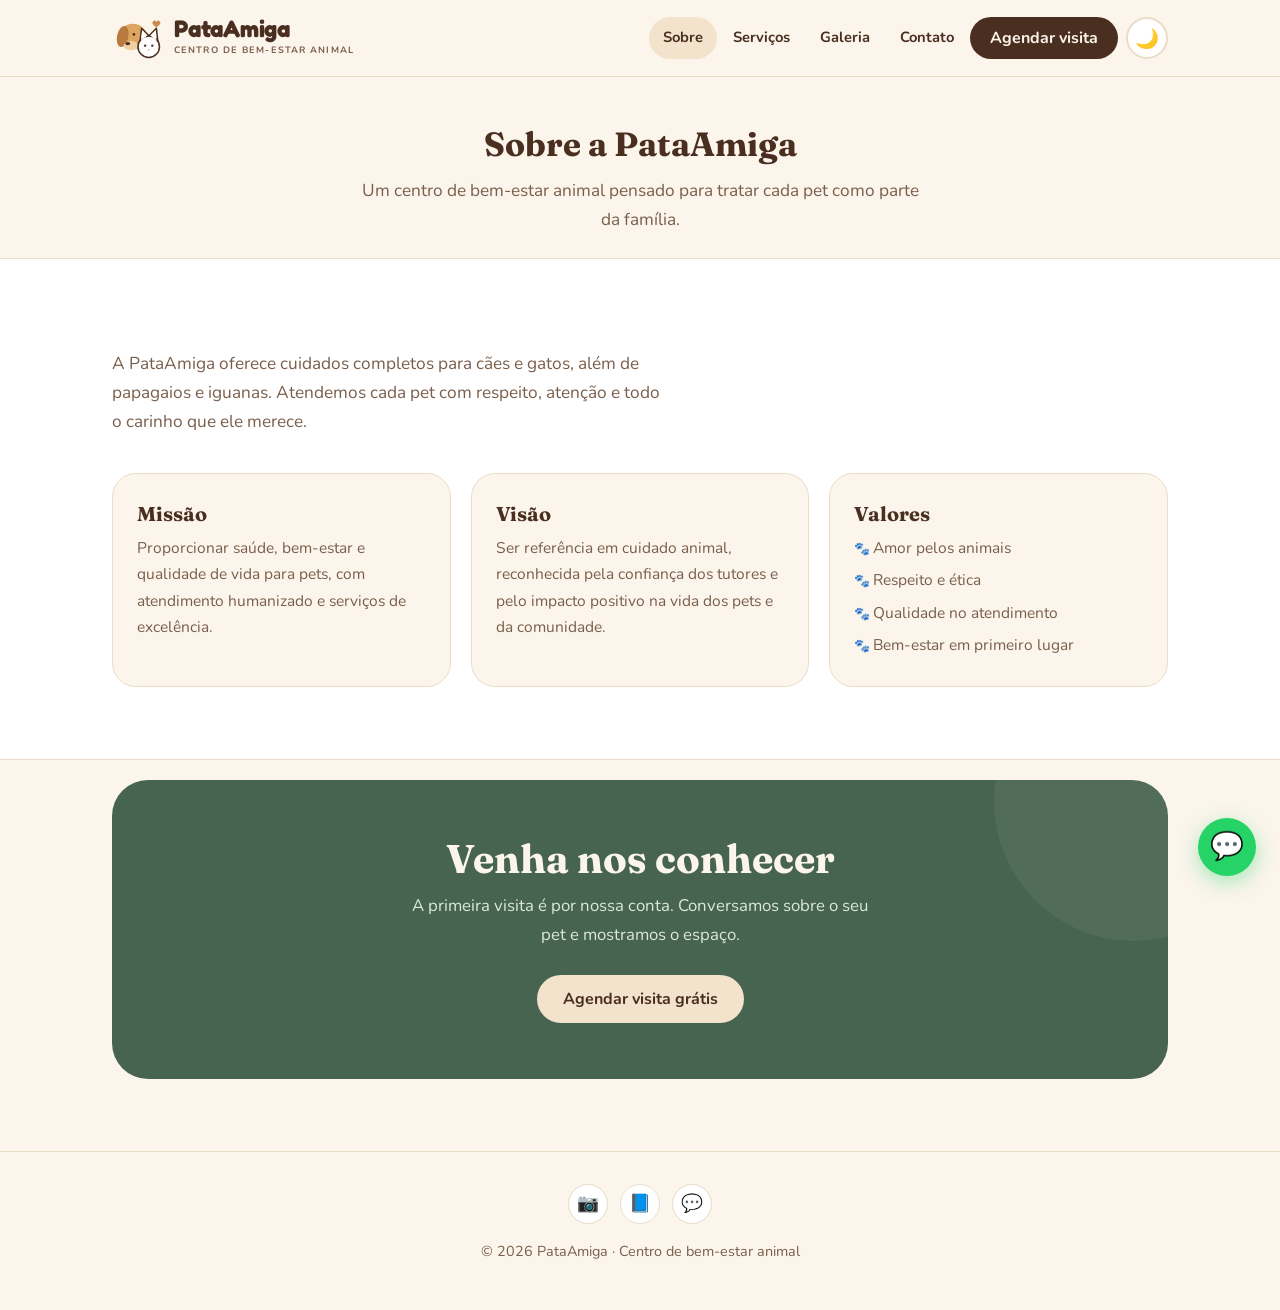
<file: sobre.html>
<!DOCTYPE html>
<html lang="pt-BR">
<head>
  <meta charset="utf-8">
  <meta name="viewport" content="width=device-width, initial-scale=1, viewport-fit=cover">
  <meta name="description" content="Conheça a PataAmiga — missão, visão e valores do nosso centro de bem-estar animal.">
  <meta name="theme-color" content="#C98A4B">
  <title>Sobre — PataAmiga</title>
  <link rel="preconnect" href="https://fonts.googleapis.com">
  <link rel="preconnect" href="https://fonts.gstatic.com" crossorigin>
  <link href="https://fonts.googleapis.com/css2?family=Fraunces:opsz,wght@9..144,600;9..144,700&family=Fredoka:wght@600;700&family=Nunito:wght@400;600;700;800&display=swap" rel="stylesheet">
  <link rel="stylesheet" href="css/style.css">
</head>
<body>

  <svg width="0" height="0" style="position:absolute" aria-hidden="true">
    <symbol id="mark" viewBox="0 0 100 90">
      <ellipse cx="40" cy="42" rx="27" ry="25" fill="#DDA562"/>
      <ellipse cx="20" cy="42" rx="11" ry="21" fill="#B87A3E" transform="rotate(12 20 42)"/>
      <ellipse cx="36" cy="60" rx="14" ry="9" fill="#F0CFA0"/>
      <ellipse cx="30" cy="56" rx="5" ry="3.4" fill="#4A2E1F"/>
      <circle cx="42" cy="38" r="2.6" fill="#4A2E1F"/>
      <g stroke="#4A2E1F" stroke-width="3" stroke-linejoin="round" fill="#fff">
        <path d="M54 52L57 26l14 14zM72 40l14-14 3 28z"/>
        <circle cx="71" cy="62" r="21"/>
      </g>
      <path d="M56 50L58 31l10 9zM74 40l10-9 2 19z" fill="#fff"/>
      <circle cx="64" cy="60" r="2.3" fill="#4A2E1F"/>
      <circle cx="78" cy="60" r="2.3" fill="#4A2E1F"/>
      <path d="M69 67h4l-2 3z" fill="#C98A4B"/>
      <path d="M86 24c-7-5-10-9-6-12 2-2 5-1 6 2 1-3 4-4 6-2 4 3 1 7-6 12z" fill="#C98A4B"/>
    </symbol>
  </svg>

  <header>
    <div class="wrap nav">
      <a class="brand" href="index.html" aria-label="PataAmiga — início">
        <svg aria-hidden="true"><use href="#mark"/></svg>
        <span><b>PataAmiga</b><small>CENTRO DE BEM-ESTAR ANIMAL</small></span>
      </a>
      <div class="nav-right">
        <nav aria-label="Principal">
          <ul>
            <li><a href="sobre.html">Sobre</a></li>
            <li><a href="servicos.html">Serviços</a></li>
            <li><a href="galeria.html">Galeria</a></li>
            <li><a href="contato.html">Contato</a></li>
            <li><a class="btn" href="contato.html" style="padding:10px 20px">Agendar visita</a></li>
          </ul>
        </nav>
        <button class="theme-btn" id="themeBtn" aria-label="Alternar tema claro/escuro" title="Alternar tema">🌙</button>
        <button class="menu-btn" id="menuBtn" aria-label="Abrir menu" aria-expanded="false">☰</button>
      </div>
    </div>
  </header>

  <div class="mobile-nav" id="mobileNav" role="dialog" aria-label="Menu de navegação">
    <a href="sobre.html">Sobre</a>
    <a href="servicos.html">Serviços</a>
    <a href="galeria.html">Galeria</a>
    <a href="contato.html">Contato</a>
    <a class="btn" href="contato.html">Agendar visita</a>
  </div>

  <main>
    <div class="page-header">
      <div class="wrap">
        <h1>Sobre a PataAmiga</h1>
        <p class="lead">Um centro de bem-estar animal pensado para tratar cada pet como parte da família.</p>
      </div>
    </div>

    <section class="about">
      <div class="wrap">
        <p class="lead" style="margin-bottom:36px">
          A PataAmiga oferece cuidados completos para cães e gatos, além de papagaios e iguanas.
          Atendemos cada pet com respeito, atenção e todo o carinho que ele merece.
        </p>
        <div class="three">
          <div>
            <h3>Missão</h3>
            <p>Proporcionar saúde, bem-estar e qualidade de vida para pets, com atendimento humanizado e serviços de excelência.</p>
          </div>
          <div>
            <h3>Visão</h3>
            <p>Ser referência em cuidado animal, reconhecida pela confiança dos tutores e pelo impacto positivo na vida dos pets e da comunidade.</p>
          </div>
          <div>
            <h3>Valores</h3>
            <ul>
              <li>Amor pelos animais</li>
              <li>Respeito e ética</li>
              <li>Qualidade no atendimento</li>
              <li>Bem-estar em primeiro lugar</li>
            </ul>
          </div>
        </div>
      </div>
    </section>

    <div class="cta">
      <div class="wrap">
        <div class="box">
          <h2>Venha nos conhecer</h2>
          <p>A primeira visita é por nossa conta. Conversamos sobre o seu pet e mostramos o espaço.</p>
          <a class="btn" href="contato.html">Agendar visita grátis</a>
        </div>
      </div>
    </div>
  </main>

  <footer>
    <div class="social">
      <a href="#" aria-label="Instagram" title="Instagram">📷</a>
      <a href="#" aria-label="Facebook" title="Facebook">📘</a>
      <a href="https://wa.me/5516900000000" target="_blank" rel="noopener" aria-label="WhatsApp" title="WhatsApp">💬</a>
    </div>
    <p>© 2026 PataAmiga · Centro de bem-estar animal</p>
  </footer>

  <a class="wa-float" href="https://wa.me/5516900000000?text=Olá! Gostaria de agendar uma visita na PataAmiga." target="_blank" rel="noopener" aria-label="Conversar no WhatsApp">
    💬
    <span>Fale conosco</span>
  </a>

  <script src="js/main.js"></script>
</body>
</html>
</file>
<file: css/style.css>
/* ============================================
   PataAmiga — Centro de bem-estar animal
   styles.css
   ============================================ */

:root {
  --bg: #FBF5EC;
  --surface: #FFFFFF;
  --ink: #4A2E1F;
  --muted: #7A5E4B;
  --caramel: #C98A4B;
  --caramel-l: #F4E3CC;
  --sage: #46644F;
  --sage-l: #DCE8DD;
  --line: #EBDCC8;
  --success: #2E7D4F;
  --radius: 24px;
  --shadow: 0 14px 28px rgba(74, 46, 31, .12);
  --header-h: 76px;
}

@media (prefers-color-scheme: dark) {
  :root:not([data-theme="light"]) {
    --bg: #1A120C;
    --surface: #2A1D14;
    --ink: #F6EBDD;
    --muted: #C4A990;
    --caramel-l: #3B2918;
    --sage-l: #243629;
    --line: #4A3626;
    --shadow: 0 14px 28px rgba(0, 0, 0, .35);
  }
}

:root[data-theme="dark"] {
  --bg: #1A120C;
  --surface: #2A1D14;
  --ink: #F6EBDD;
  --muted: #C4A990;
  --caramel-l: #3B2918;
  --sage-l: #243629;
  --line: #4A3626;
  --shadow: 0 14px 28px rgba(0, 0, 0, .35);
}

*, *::before, *::after { box-sizing: border-box; }

html {
  scroll-behavior: smooth;
  scroll-padding-top: calc(var(--header-h) + env(safe-area-inset-top, 0px) + 12px);
}

body {
  margin: 0;
  background: var(--bg);
  color: var(--ink);
  font: 400 1.05rem/1.7 Nunito, system-ui, sans-serif;
  padding-top: env(safe-area-inset-top, 0px);
  padding-bottom: env(safe-area-inset-bottom, 0px);
  transition: background .3s, color .3s;
  min-height: 100vh;
  display: flex;
  flex-direction: column;
}

main { flex: 1; }

h1, h2, h3 {
  font-family: Fraunces, Georgia, serif;
  margin: 0;
  line-height: 1.15;
  font-weight: 700;
}

a { color: inherit; }

.wrap {
  max-width: 1100px;
  margin: 0 auto;
  padding: 0 22px;
}

:focus-visible {
  outline: 3px solid var(--caramel);
  outline-offset: 3px;
  border-radius: 8px;
}

/* ---------- Header ---------- */
header {
  position: sticky;
  top: env(safe-area-inset-top, 0px);
  z-index: 100;
  background: color-mix(in srgb, var(--bg) 88%, transparent);
  backdrop-filter: blur(14px);
  -webkit-backdrop-filter: blur(14px);
  border-bottom: 1px solid var(--line);
  transition: background .3s, border-color .3s;
}

.nav {
  display: flex;
  align-items: center;
  justify-content: space-between;
  height: var(--header-h);
  gap: 16px;
}

.brand {
  display: flex;
  align-items: center;
  gap: 10px;
  text-decoration: none;
  flex-shrink: 0;
}

.brand svg {
  width: 52px;
  height: 46px;
  transition: transform .4s cubic-bezier(.34, 1.56, .64, 1);
}

.brand:hover svg { transform: rotate(-8deg) scale(1.08); }

.brand b {
  font: 700 1.5rem Fredoka, "Trebuchet MS", sans-serif;
  display: block;
  letter-spacing: -.01em;
  line-height: 1;
}

.brand small {
  display: block;
  font-size: .58rem;
  letter-spacing: .12em;
  color: var(--muted);
  font-weight: 700;
  margin-top: 2px;
}

.nav-right {
  display: flex;
  align-items: center;
  gap: 8px;
}

nav ul {
  display: flex;
  align-items: center;
  gap: 2px;
  list-style: none;
  margin: 0;
  padding: 0;
}

nav a:not(.btn) {
  display: block;
  padding: 8px 14px;
  border-radius: 999px;
  text-decoration: none;
  font-weight: 700;
  font-size: .92rem;
  transition: background .2s, color .2s;
}

nav a:not(.btn):hover,
nav a.cur:not(.btn) {
  background: var(--caramel-l);
}

/* ---------- Buttons ---------- */
.btn {
  display: inline-flex;
  align-items: center;
  justify-content: center;
  gap: 8px;
  border: 0;
  cursor: pointer;
  font: 700 1rem Nunito, sans-serif;
  text-decoration: none;
  padding: 13px 26px;
  border-radius: 999px;
  background: var(--ink);
  color: var(--bg);
  transition: transform .2s, box-shadow .2s, background .2s;
}

.btn:hover {
  transform: translateY(-3px);
  box-shadow: 0 8px 20px rgba(74, 46, 31, .22);
}

.btn:active { transform: translateY(-1px); }

.btn.alt {
  background: transparent;
  color: var(--ink);
  box-shadow: inset 0 0 0 2px var(--ink);
}

.btn.alt:hover {
  background: var(--caramel-l);
  box-shadow: inset 0 0 0 2px var(--ink);
}

/* ---------- Theme toggle ---------- */
.theme-btn {
  width: 42px;
  height: 42px;
  border-radius: 50%;
  border: 2px solid var(--line);
  background: var(--surface);
  color: var(--ink);
  cursor: pointer;
  display: grid;
  place-items: center;
  font-size: 1.2rem;
  transition: background .2s, border-color .2s, transform .2s;
  flex-shrink: 0;
}

.theme-btn:hover {
  background: var(--caramel-l);
  border-color: var(--caramel);
  transform: rotate(15deg);
}

/* ---------- Mobile menu ---------- */
.menu-btn {
  display: none;
  width: 42px;
  height: 42px;
  border-radius: 12px;
  border: 2px solid var(--line);
  background: var(--surface);
  color: var(--ink);
  cursor: pointer;
  font-size: 1.3rem;
  place-items: center;
}

.mobile-nav {
  display: none;
  position: fixed;
  inset: 0;
  z-index: 200;
  background: color-mix(in srgb, var(--bg) 95%, transparent);
  backdrop-filter: blur(16px);
  padding: calc(var(--header-h) + 24px) 24px 40px;
  flex-direction: column;
  gap: 8px;
  opacity: 0;
  pointer-events: none;
  transition: opacity .25s;
}

.mobile-nav.open {
  display: flex;
  opacity: 1;
  pointer-events: auto;
}

.mobile-nav a {
  font: 700 1.35rem Nunito, sans-serif;
  text-decoration: none;
  padding: 14px 18px;
  border-radius: 16px;
  transition: background .2s;
}

.mobile-nav a:hover,
.mobile-nav a.cur {
  background: var(--caramel-l);
}

.mobile-nav .btn {
  margin-top: 16px;
  text-align: center;
}

/* ---------- Hero ---------- */
.hero { padding: 48px 0 72px; }

.hero .wrap {
  display: grid;
  grid-template-columns: 1.15fr .85fr;
  gap: 48px;
  align-items: center;
}

.hero h1 {
  font-size: clamp(2.3rem, 5.2vw, 3.7rem);
  letter-spacing: -.02em;
}

.hero .badge {
  display: inline-flex;
  align-items: center;
  gap: 6px;
  background: var(--sage-l);
  color: var(--sage);
  font: 700 .82rem Nunito, sans-serif;
  padding: 6px 14px;
  border-radius: 999px;
  margin-bottom: 18px;
}

.hero p {
  max-width: 46ch;
  color: var(--muted);
  font-size: 1.15rem;
  margin: 18px 0 28px;
}

.row {
  display: flex;
  gap: 12px;
  flex-wrap: wrap;
}

.arch {
  background: linear-gradient(165deg, var(--caramel-l), var(--caramel));
  border-radius: 999px 999px 32px 32px;
  aspect-ratio: 4/5;
  display: grid;
  place-items: center;
  position: relative;
  overflow: hidden;
  box-shadow: var(--shadow);
}

.arch svg {
  width: 82%;
  animation: float 4.5s ease-in-out infinite;
}

.arch .tag {
  position: absolute;
  bottom: 20px;
  left: 18px;
  right: 18px;
  background: var(--surface);
  border-radius: 18px;
  padding: 12px 16px;
  font: 600 1rem Fraunces, Georgia, serif;
  text-align: center;
  box-shadow: 0 4px 12px rgba(74, 46, 31, .1);
}

@keyframes float {
  0%, 100% { transform: translateY(0); }
  50% { transform: translateY(-12px); }
}

/* ---------- Sections ---------- */
section { padding: 72px 0; }

h2 {
  font-size: clamp(1.85rem, 3.8vw, 2.5rem);
  margin-bottom: 12px;
}

.lead {
  max-width: 56ch;
  color: var(--muted);
  font-size: 1.08rem;
}

.page-header {
  padding: 48px 0 24px;
  text-align: center;
}

.page-header .lead {
  margin: 12px auto 0;
}

/* ---------- About ---------- */
.about {
  background: var(--surface);
  border-block: 1px solid var(--line);
}

.three {
  display: grid;
  grid-template-columns: repeat(3, 1fr);
  gap: 20px;
  margin-top: 36px;
}

.three > div {
  background: var(--bg);
  border: 1px solid var(--line);
  border-radius: var(--radius);
  padding: 28px 24px;
  transition: transform .25s, box-shadow .25s;
}

.three > div:hover {
  transform: translateY(-4px);
  box-shadow: var(--shadow);
}

.three h3 {
  font-size: 1.25rem;
  margin-bottom: 10px;
}

.three p,
.three li {
  margin: 0;
  color: var(--muted);
  font-size: .97rem;
}

.three ul {
  margin: 0;
  padding: 0;
  list-style: none;
  display: grid;
  gap: 6px;
}

.three li::before {
  content: "🐾 ";
  font-size: .8rem;
}

/* ---------- Services grid ---------- */
.grid {
  display: grid;
  grid-template-columns: repeat(auto-fit, minmax(230px, 1fr));
  gap: 20px;
  margin-top: 36px;
}

.card {
  background: var(--surface);
  border: 1px solid var(--line);
  border-radius: 26px;
  padding: 28px 24px;
  transition: transform .25s, box-shadow .25s;
}

.card:hover {
  transform: translateY(-6px);
  box-shadow: var(--shadow);
}

.card .ic {
  display: grid;
  place-items: center;
  width: 56px;
  height: 56px;
  border-radius: 16px;
  font-size: 1.65rem;
  margin-bottom: 16px;
  background: var(--caramel-l);
}

.card:nth-child(even) .ic { background: var(--sage-l); }

.card h3 {
  font-size: 1.22rem;
  margin-bottom: 8px;
}

.card p {
  margin: 0;
  font-size: .96rem;
  color: var(--muted);
}

/* ---------- Testimonials ---------- */
.testimonials {
  background: var(--surface);
  border-block: 1px solid var(--line);
}

.t-grid {
  display: grid;
  grid-template-columns: repeat(auto-fit, minmax(280px, 1fr));
  gap: 20px;
  margin-top: 36px;
}

.t-card {
  background: var(--bg);
  border: 1px solid var(--line);
  border-radius: var(--radius);
  padding: 28px 24px;
  display: flex;
  flex-direction: column;
  gap: 16px;
}

.t-card .stars {
  color: var(--caramel);
  letter-spacing: 2px;
  font-size: 1.1rem;
}

.t-card blockquote {
  margin: 0;
  font-size: 1.02rem;
  color: var(--ink);
  line-height: 1.65;
  flex: 1;
}

.t-card .author {
  display: flex;
  align-items: center;
  gap: 12px;
  font-weight: 700;
  font-size: .95rem;
}

.t-card .avatar {
  width: 42px;
  height: 42px;
  border-radius: 50%;
  background: var(--caramel-l);
  display: grid;
  place-items: center;
  font-size: 1.3rem;
}

/* ---------- FAQ ---------- */
.faq-list {
  margin-top: 32px;
  display: grid;
  gap: 12px;
  max-width: 720px;
}

.faq-item {
  background: var(--surface);
  border: 1px solid var(--line);
  border-radius: 18px;
  overflow: hidden;
}

.faq-item button {
  width: 100%;
  text-align: left;
  background: none;
  border: 0;
  padding: 18px 22px;
  font: 700 1.05rem Nunito, sans-serif;
  color: var(--ink);
  cursor: pointer;
  display: flex;
  justify-content: space-between;
  align-items: center;
  gap: 12px;
}

.faq-item button::after {
  content: "+";
  font-size: 1.4rem;
  font-weight: 400;
  transition: transform .25s;
  flex-shrink: 0;
}

.faq-item[open] button::after { content: "−"; }

.faq-item .answer {
  max-height: 0;
  overflow: hidden;
  transition: max-height .3s ease, padding .3s;
  padding: 0 22px;
  color: var(--muted);
  font-size: .98rem;
}

.faq-item[open] .answer {
  max-height: 200px;
  padding: 0 22px 18px;
}

/* ---------- CTA ---------- */
.cta { padding: 20px 0 72px; }

.cta .box {
  background: var(--sage);
  color: #FBF5EC;
  border-radius: 36px;
  padding: 56px 40px;
  text-align: center;
  position: relative;
  overflow: hidden;
}

.cta .box::before {
  content: "";
  position: absolute;
  top: -40%;
  right: -10%;
  width: 280px;
  height: 280px;
  border-radius: 50%;
  background: rgba(255, 255, 255, .06);
}

.cta h2 {
  margin-bottom: 10px;
  position: relative;
}

.cta p {
  margin: 0 auto 26px;
  max-width: 46ch;
  color: #DCE8DD;
  position: relative;
}

.cta .btn {
  background: #F4E3CC;
  color: #4A2E1F;
  position: relative;
}

.cta .btn:hover { background: #fff; }

/* ---------- Gallery ---------- */
.chips {
  display: flex;
  gap: 8px;
  flex-wrap: wrap;
  margin: 26px 0;
}

.chip {
  font: 700 .9rem Nunito, sans-serif;
  border: 2px solid var(--line);
  background: var(--surface);
  color: var(--ink);
  padding: 7px 16px;
  border-radius: 999px;
  cursor: pointer;
  transition: .2s;
}

.chip:hover { border-color: var(--caramel); }

.chip[aria-pressed="true"] {
  background: var(--ink);
  color: var(--bg);
  border-color: var(--ink);
}

.gal {
  display: grid;
  grid-template-columns: repeat(auto-fill, minmax(200px, 1fr));
  gap: 16px;
}

.tile {
  border: 0;
  border-radius: 22px;
  aspect-ratio: 1;
  cursor: pointer;
  position: relative;
  overflow: hidden;
  transition: transform .25s, box-shadow .25s;
  background: var(--caramel-l) center/cover no-repeat;
  padding: 0;
}

.tile:nth-child(3n+1) { aspect-ratio: 1 / 1.15; }

.tile:hover {
  transform: scale(1.03);
  box-shadow: var(--shadow);
}

.tile span {
  position: absolute;
  left: 10px;
  right: 10px;
  bottom: 10px;
  background: color-mix(in srgb, var(--surface) 92%, transparent);
  backdrop-filter: blur(6px);
  color: var(--ink);
  font: 700 .85rem Nunito, sans-serif;
  padding: 8px 12px;
  border-radius: 12px;
  opacity: 0;
  transform: translateY(8px);
  transition: .2s;
  text-align: center;
}

.tile:hover span,
.tile:focus-visible span {
  opacity: 1;
  transform: none;
}

/* ---------- Dialog / Lightbox ---------- */
dialog {
  border: 0;
  border-radius: 28px;
  padding: 0;
  background: var(--surface);
  color: var(--ink);
  width: min(480px, 94vw);
  box-shadow: 0 24px 48px rgba(0, 0, 0, .3);
  overflow: hidden;
}

dialog::backdrop {
  background: rgba(30, 18, 10, .65);
  backdrop-filter: blur(4px);
}

dialog .big {
  aspect-ratio: 1;
  background: var(--caramel-l) center/cover no-repeat;
  min-height: 280px;
}

dialog p {
  margin: 0;
  padding: 18px 22px 22px;
  font: 600 1.08rem Fraunces, Georgia, serif;
  display: flex;
  justify-content: space-between;
  gap: 12px;
  align-items: center;
}

/* ---------- Map ---------- */
.mapbox {
  display: grid;
  grid-template-columns: 1.5fr 1fr;
  gap: 24px;
  margin-top: 36px;
}

.mapbox svg {
  width: 100%;
  height: auto;
  border-radius: 28px;
  border: 1px solid var(--line);
  display: block;
}

.addr {
  background: var(--surface);
  border: 1px solid var(--line);
  border-radius: 28px;
  padding: 32px 28px;
  display: grid;
  gap: 14px;
  align-content: start;
}

.addr h3 {
  font-size: 1.35rem;
  margin-bottom: 4px;
}

.addr p {
  margin: 0;
  color: var(--muted);
  line-height: 1.6;
}

.addr .btn { margin-top: 8px; }

.pulse {
  animation: pulse 2.2s ease-out infinite;
  transform-origin: center;
  transform-box: fill-box;
}

@keyframes pulse {
  from { transform: scale(.4); opacity: .8; }
  to { transform: scale(2.2); opacity: 0; }
}

/* ---------- Contact ---------- */
.location-section { padding-bottom: 24px; }

.contact {
  padding-top: 48px;
  padding-bottom: 88px;
}

.contact .wrap {
  display: grid;
  grid-template-columns: 1fr 1.15fr;
  gap: 56px;
  align-items: start;
}

.contact .info h2 { margin-bottom: 16px; }

.contact .info .lead {
  margin-bottom: 28px;
  line-height: 1.75;
}

.contact .info .contact-links {
  display: flex;
  flex-direction: column;
  gap: 14px;
  margin-top: 8px;
}

.contact .info .contact-links a {
  display: inline-flex;
  align-items: center;
  gap: 12px;
  font-weight: 700;
  text-decoration: none;
  padding: 14px 18px;
  border-radius: 16px;
  background: var(--surface);
  border: 1px solid var(--line);
  transition: background .2s, border-color .2s, transform .2s;
}

.contact .info .contact-links a:hover {
  background: var(--caramel-l);
  border-color: var(--caramel);
  transform: translateX(4px);
}

form {
  background: var(--surface);
  border: 1px solid var(--line);
  border-radius: 28px;
  padding: 36px 32px;
  display: grid;
  gap: 22px;
}

form label {
  font-weight: 700;
  font-size: .95rem;
  display: grid;
  gap: 10px;
}

form input,
form select,
form textarea {
  font: inherit;
  padding: 14px 16px;
  border-radius: 14px;
  border: 2px solid var(--line);
  background: var(--bg);
  color: var(--ink);
  transition: border-color .2s;
  width: 100%;
}

form input:focus,
form select:focus,
form textarea:focus {
  outline: none;
  border-color: var(--caramel);
}

form input:invalid:not(:placeholder-shown),
form textarea:invalid:not(:placeholder-shown) {
  border-color: #c45c4a;
}

form textarea {
  resize: vertical;
  min-height: 100px;
}

form .btn {
  margin-top: 6px;
  padding: 15px 28px;
  width: 100%;
}

#ok {
  display: none;
  background: var(--sage-l);
  border-radius: 14px;
  padding: 16px 18px;
  font-weight: 700;
  color: var(--success);
  align-items: center;
  gap: 8px;
}

#ok.show { display: flex; }

/* ---------- Floating WhatsApp ---------- */
.wa-float {
  position: fixed;
  bottom: calc(24px + env(safe-area-inset-bottom, 0px));
  right: 24px;
  z-index: 90;
  width: 58px;
  height: 58px;
  border-radius: 50%;
  background: #25D366;
  color: #fff;
  display: grid;
  place-items: center;
  font-size: 1.7rem;
  box-shadow: 0 6px 20px rgba(37, 211, 102, .4);
  text-decoration: none;
  transition: transform .2s, box-shadow .2s;
}

.wa-float:hover {
  transform: scale(1.1);
  box-shadow: 0 8px 28px rgba(37, 211, 102, .5);
}

.wa-float span {
  position: absolute;
  right: 68px;
  background: var(--surface);
  color: var(--ink);
  font: 700 .85rem Nunito, sans-serif;
  padding: 8px 14px;
  border-radius: 12px;
  white-space: nowrap;
  box-shadow: var(--shadow);
  opacity: 0;
  pointer-events: none;
  transition: opacity .2s, transform .2s;
  transform: translateX(8px);
}

.wa-float:hover span {
  opacity: 1;
  transform: none;
}

/* ---------- Footer ---------- */
footer {
  border-top: 1px solid var(--line);
  padding: 32px 0;
  text-align: center;
  color: var(--muted);
  font-size: .9rem;
}

footer .social {
  display: flex;
  justify-content: center;
  gap: 12px;
  margin-bottom: 14px;
}

footer .social a {
  width: 40px;
  height: 40px;
  border-radius: 50%;
  background: var(--surface);
  border: 1px solid var(--line);
  display: grid;
  place-items: center;
  font-size: 1.1rem;
  text-decoration: none;
  transition: background .2s, transform .2s;
}

footer .social a:hover {
  background: var(--caramel-l);
  transform: translateY(-2px);
}

/* ---------- Responsive ---------- */
@media (max-width: 820px) {
  .mapbox,
  .hero .wrap,
  .contact .wrap,
  .three {
    grid-template-columns: 1fr;
  }

  .contact .wrap { gap: 40px; }

  form {
    padding: 28px 22px;
    gap: 18px;
  }

  .nav {
    height: auto;
    padding-block: 10px;
  }

  nav ul { display: none; }

  .menu-btn { display: grid; }

  .arch {
    max-width: 340px;
    margin: 0 auto;
    width: 100%;
  }

  section { padding: 52px 0; }

  .contact {
    padding-top: 32px;
    padding-bottom: 72px;
  }

  .cta .box { padding: 40px 22px; }

  .hero { padding: 32px 0 56px; }

  .wa-float span { display: none; }

  .addr { padding: 28px 22px; }
}

@media (prefers-reduced-motion: reduce) {
  *, *::before, *::after {
    animation: none !important;
    transition: none !important;
  }

  html { scroll-behavior: auto; }
}
</file>
